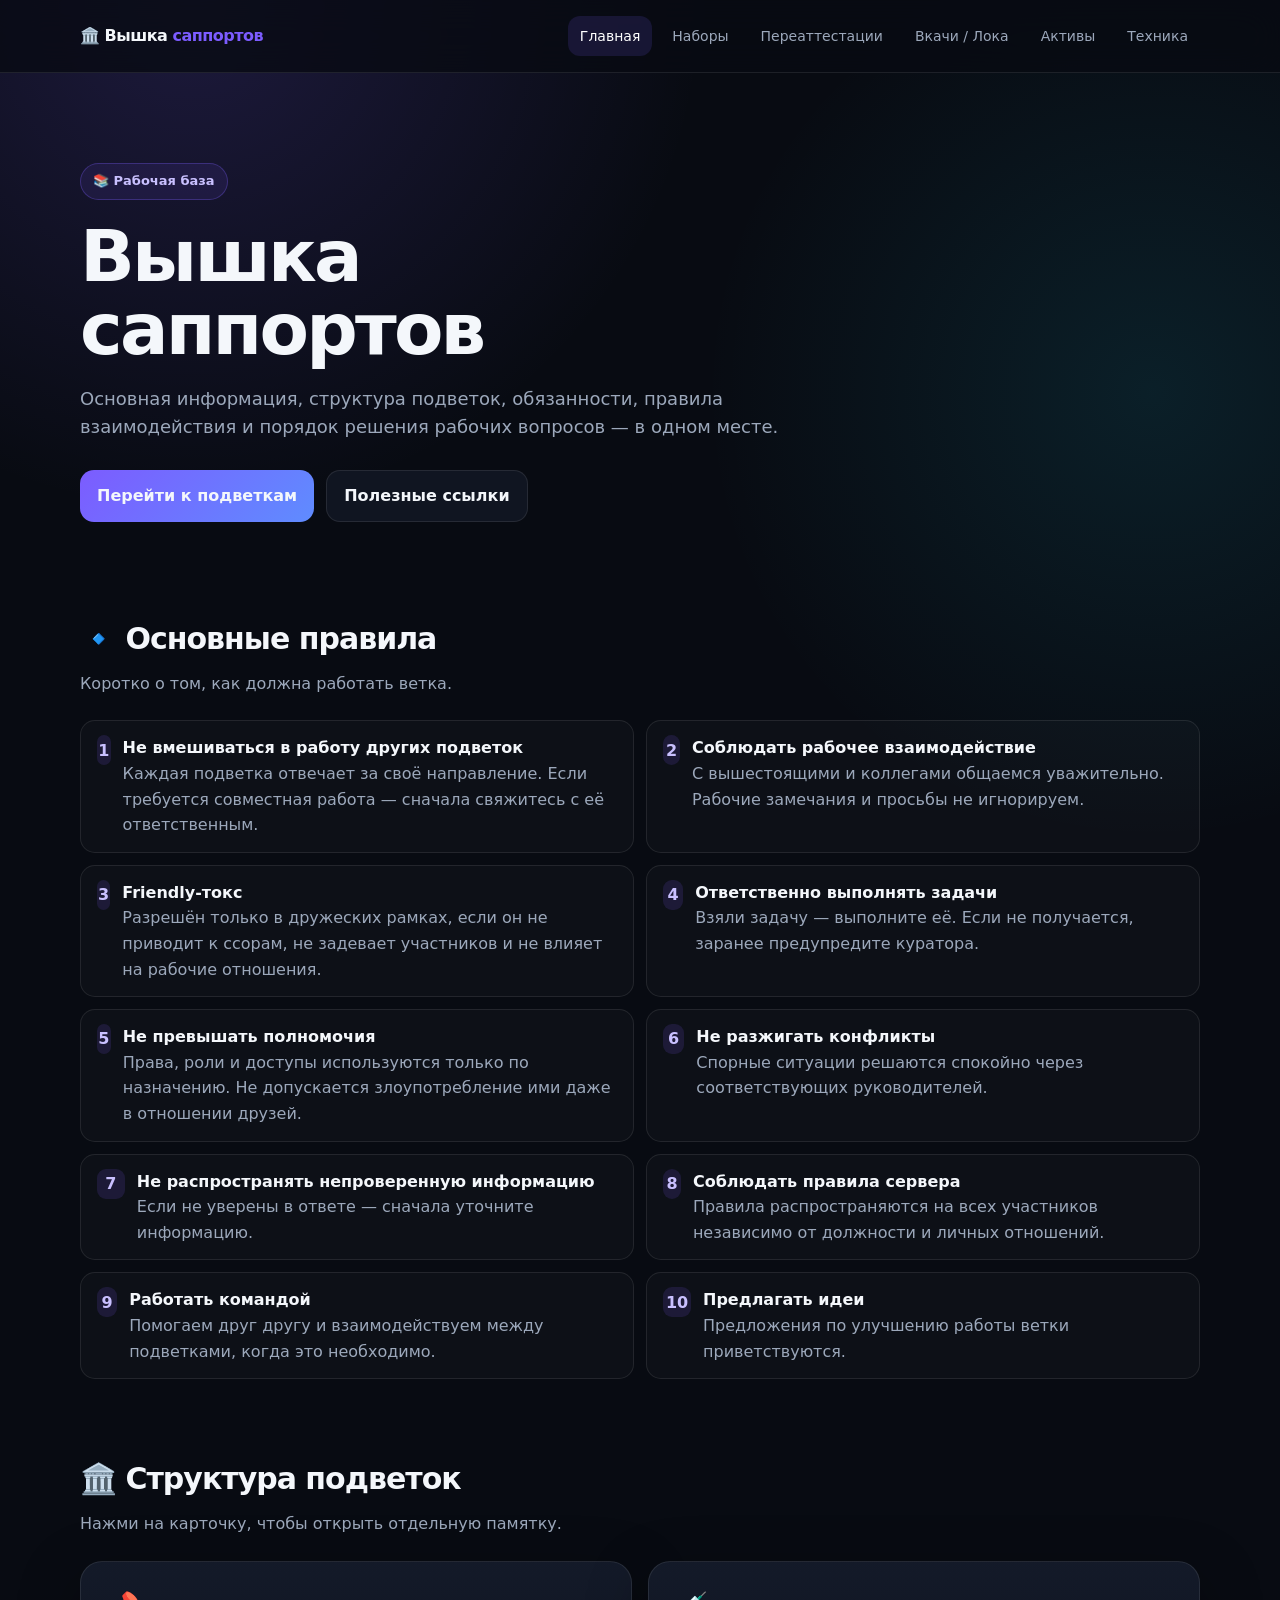
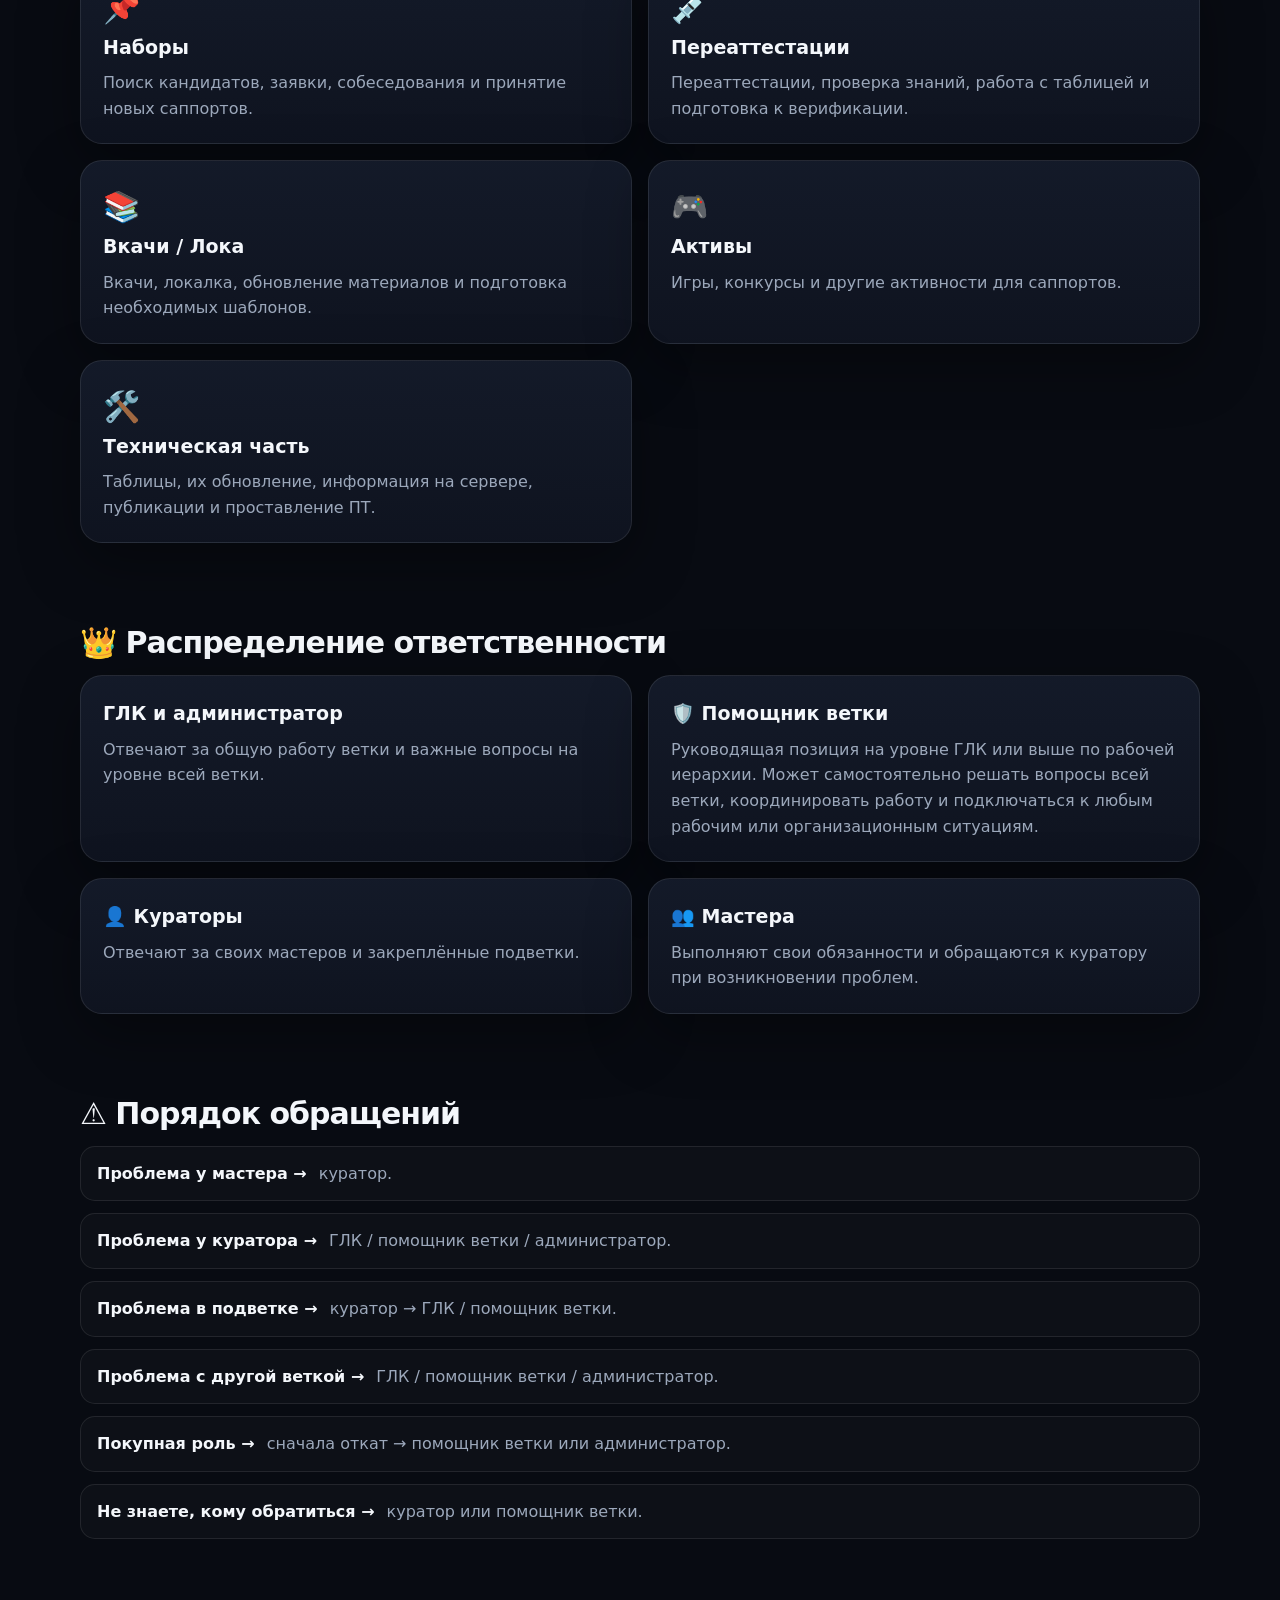
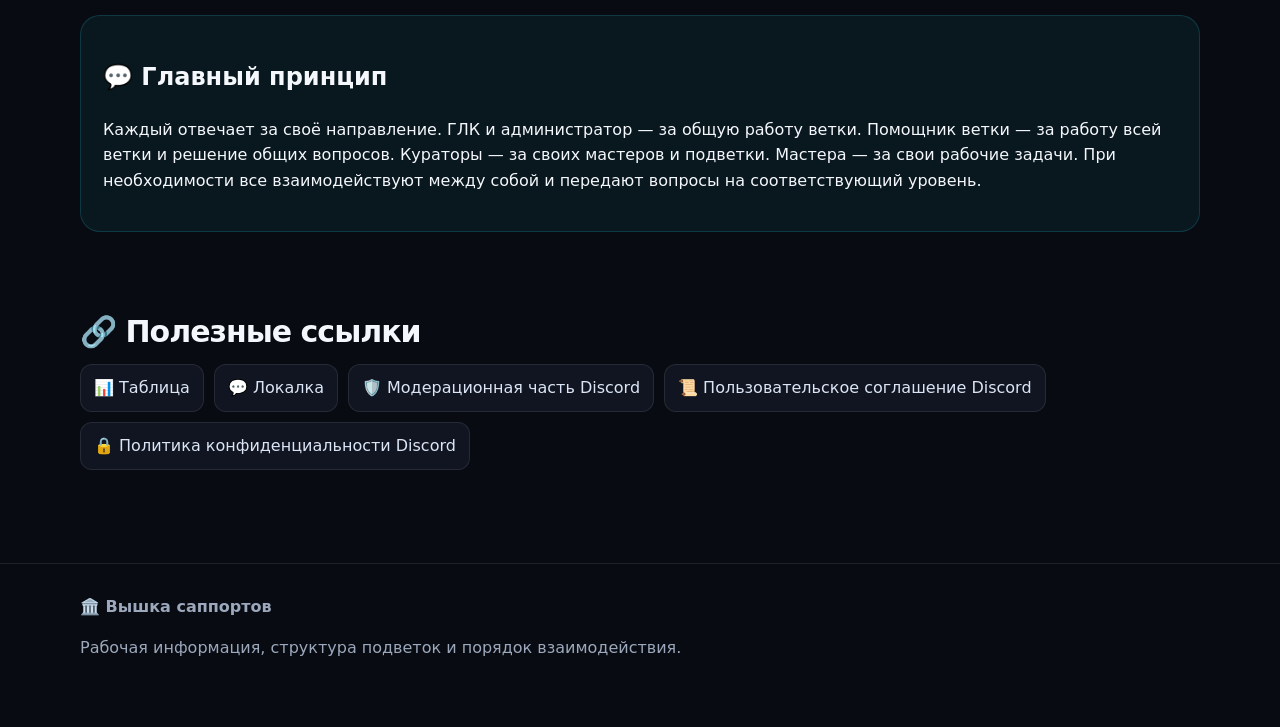
<file: index.html>
<!doctype html><html lang="ru"><head><meta charset="utf-8"><meta name="viewport" content="width=device-width,initial-scale=1">
<title>Главная — Вышка саппортов</title><meta name="description" content="Информация для вышки саппортов">
<link rel="stylesheet" href="style.css"></head><body>
<nav class="nav"><div class="container nav-inner">
<a class="logo" href="index.html">🏛️ Вышка <span>саппортов</span></a>
<div class="nav-links">
<a href="index.html">Главная</a><a href="nabori.html">Наборы</a><a href="reassessment.html">Переаттестации</a>
<a href="vkachi-loka.html">Вкачи / Лока</a><a href="aktivy.html">Активы</a><a href="technical.html">Техника</a>
</div></div></nav>

<main><section class="hero"><div class="container">
<span class="hero-badge">📚 Рабочая база</span>
<h1>Вышка<br>саппортов</h1>
<p>Основная информация, структура подветок, обязанности, правила взаимодействия и порядок решения рабочих вопросов — в одном месте.</p>
<div class="actions"><a class="btn primary" href="#branches">Перейти к подветкам</a><a class="btn" href="#links">Полезные ссылки</a></div>
</div></section>
<section class="section"><div class="container"><h2 class="section-title">🔹 Основные правила</h2><p class="section-sub">Коротко о том, как должна работать ветка.</p>
<div class="rules"><div class="list-item"><div class="number">1</div><div><b>Не вмешиваться в работу других подветок</b><span>Каждая подветка отвечает за своё направление. Если требуется совместная работа — сначала свяжитесь с её ответственным.</span></div></div><div class="list-item"><div class="number">2</div><div><b>Соблюдать рабочее взаимодействие</b><span>С вышестоящими и коллегами общаемся уважительно. Рабочие замечания и просьбы не игнорируем.</span></div></div><div class="list-item"><div class="number">3</div><div><b>Friendly-токс</b><span>Разрешён только в дружеских рамках, если он не приводит к ссорам, не задевает участников и не влияет на рабочие отношения.</span></div></div><div class="list-item"><div class="number">4</div><div><b>Ответственно выполнять задачи</b><span>Взяли задачу — выполните её. Если не получается, заранее предупредите куратора.</span></div></div><div class="list-item"><div class="number">5</div><div><b>Не превышать полномочия</b><span>Права, роли и доступы используются только по назначению. Не допускается злоупотребление ими даже в отношении друзей.</span></div></div><div class="list-item"><div class="number">6</div><div><b>Не разжигать конфликты</b><span>Спорные ситуации решаются спокойно через соответствующих руководителей.</span></div></div><div class="list-item"><div class="number">7</div><div><b>Не распространять непроверенную информацию</b><span>Если не уверены в ответе — сначала уточните информацию.</span></div></div><div class="list-item"><div class="number">8</div><div><b>Соблюдать правила сервера</b><span>Правила распространяются на всех участников независимо от должности и личных отношений.</span></div></div><div class="list-item"><div class="number">9</div><div><b>Работать командой</b><span>Помогаем друг другу и взаимодействуем между подветками, когда это необходимо.</span></div></div><div class="list-item"><div class="number">10</div><div><b>Предлагать идеи</b><span>Предложения по улучшению работы ветки приветствуются.</span></div></div></div></div></section>
<section class="section" id="branches"><div class="container"><h2 class="section-title">🏛️ Структура подветок</h2><p class="section-sub">Нажми на карточку, чтобы открыть отдельную памятку.</p>
<div class="grid"><a class="card" href="nabori.html"><div style="font-size:30px">📌</div><h3>Наборы</h3><p>Поиск кандидатов, заявки, собеседования и принятие новых саппортов.</p></a><a class="card" href="reassessment.html"><div style="font-size:30px">💉</div><h3>Переаттестации</h3><p>Переаттестации, проверка знаний, работа с таблицей и подготовка к верификации.</p></a><a class="card" href="vkachi-loka.html"><div style="font-size:30px">📚</div><h3>Вкачи / Лока</h3><p>Вкачи, локалка, обновление материалов и подготовка необходимых шаблонов.</p></a><a class="card" href="aktivy.html"><div style="font-size:30px">🎮</div><h3>Активы</h3><p>Игры, конкурсы и другие активности для саппортов.</p></a><a class="card" href="technical.html"><div style="font-size:30px">🛠️</div><h3>Техническая часть</h3><p>Таблицы, их обновление, информация на сервере, публикации и проставление ПТ.</p></a></div></div></section>
<section class="section"><div class="container"><h2 class="section-title">👑 Распределение ответственности</h2>
<div class="grid">
<div class="card"><h3>ГЛК и администратор</h3><p>Отвечают за общую работу ветки и важные вопросы на уровне всей ветки.</p></div>
<div class="card"><h3>🛡️ Помощник ветки</h3><p>Руководящая позиция на уровне ГЛК или выше по рабочей иерархии. Может самостоятельно решать вопросы всей ветки, координировать работу и подключаться к любым рабочим или организационным ситуациям.</p></div>
<div class="card"><h3>👤 Кураторы</h3><p>Отвечают за своих мастеров и закреплённые подветки.</p></div>
<div class="card"><h3>👥 Мастера</h3><p>Выполняют свои обязанности и обращаются к куратору при возникновении проблем.</p></div>
</div></div></section>
<section class="section"><div class="container"><h2 class="section-title">⚠️ Порядок обращений</h2>
<div class="list">
<div class="list-item"><b>Проблема у мастера →</b><span>куратор.</span></div>
<div class="list-item"><b>Проблема у куратора →</b><span>ГЛК / помощник ветки / администратор.</span></div>
<div class="list-item"><b>Проблема в подветке →</b><span>куратор → ГЛК / помощник ветки.</span></div>
<div class="list-item"><b>Проблема с другой веткой →</b><span>ГЛК / помощник ветки / администратор.</span></div>
<div class="list-item"><b>Покупная роль →</b><span>сначала откат → помощник ветки или администратор.</span></div>
<div class="list-item"><b>Не знаете, кому обратиться →</b><span>куратор или помощник ветки.</span></div>
</div></div></section>
<section class="section"><div class="container"><div class="callout"><h2>💬 Главный принцип</h2>
<p>Каждый отвечает за своё направление. ГЛК и администратор — за общую работу ветки. Помощник ветки — за работу всей ветки и решение общих вопросов. Кураторы — за своих мастеров и подветки. Мастера — за свои рабочие задачи. При необходимости все взаимодействуют между собой и передают вопросы на соответствующий уровень.</p>
</div></div></section>
<section class="section" id="links"><div class="container"><h2 class="section-title">🔗 Полезные ссылки</h2>
<div class="links">
<a href="https://docs.google.com/spreadsheets/d/1ntANhDF6kEP2feJc0DNZ1eiABgVjffAznt2d-BXD3bs/edit?usp=drivesdk">📊 Таблица</a>
<a href="https://discord.gg/cxSvh3x9ND">💬 Локалка</a>
<a href="https://discord.com/guidelines">🛡️ Модерационная часть Discord</a>
<a href="https://discord.com/terms">📜 Пользовательское соглашение Discord</a>
<a href="https://discord.com/privacy">🔒 Политика конфиденциальности Discord</a>
</div></div></section></main>

<footer><div class="container">
<strong>🏛️ Вышка саппортов</strong><p>Рабочая информация, структура подветок и порядок взаимодействия.</p>
</div></footer><script src="script.js"></script>
</body></html>
</file>
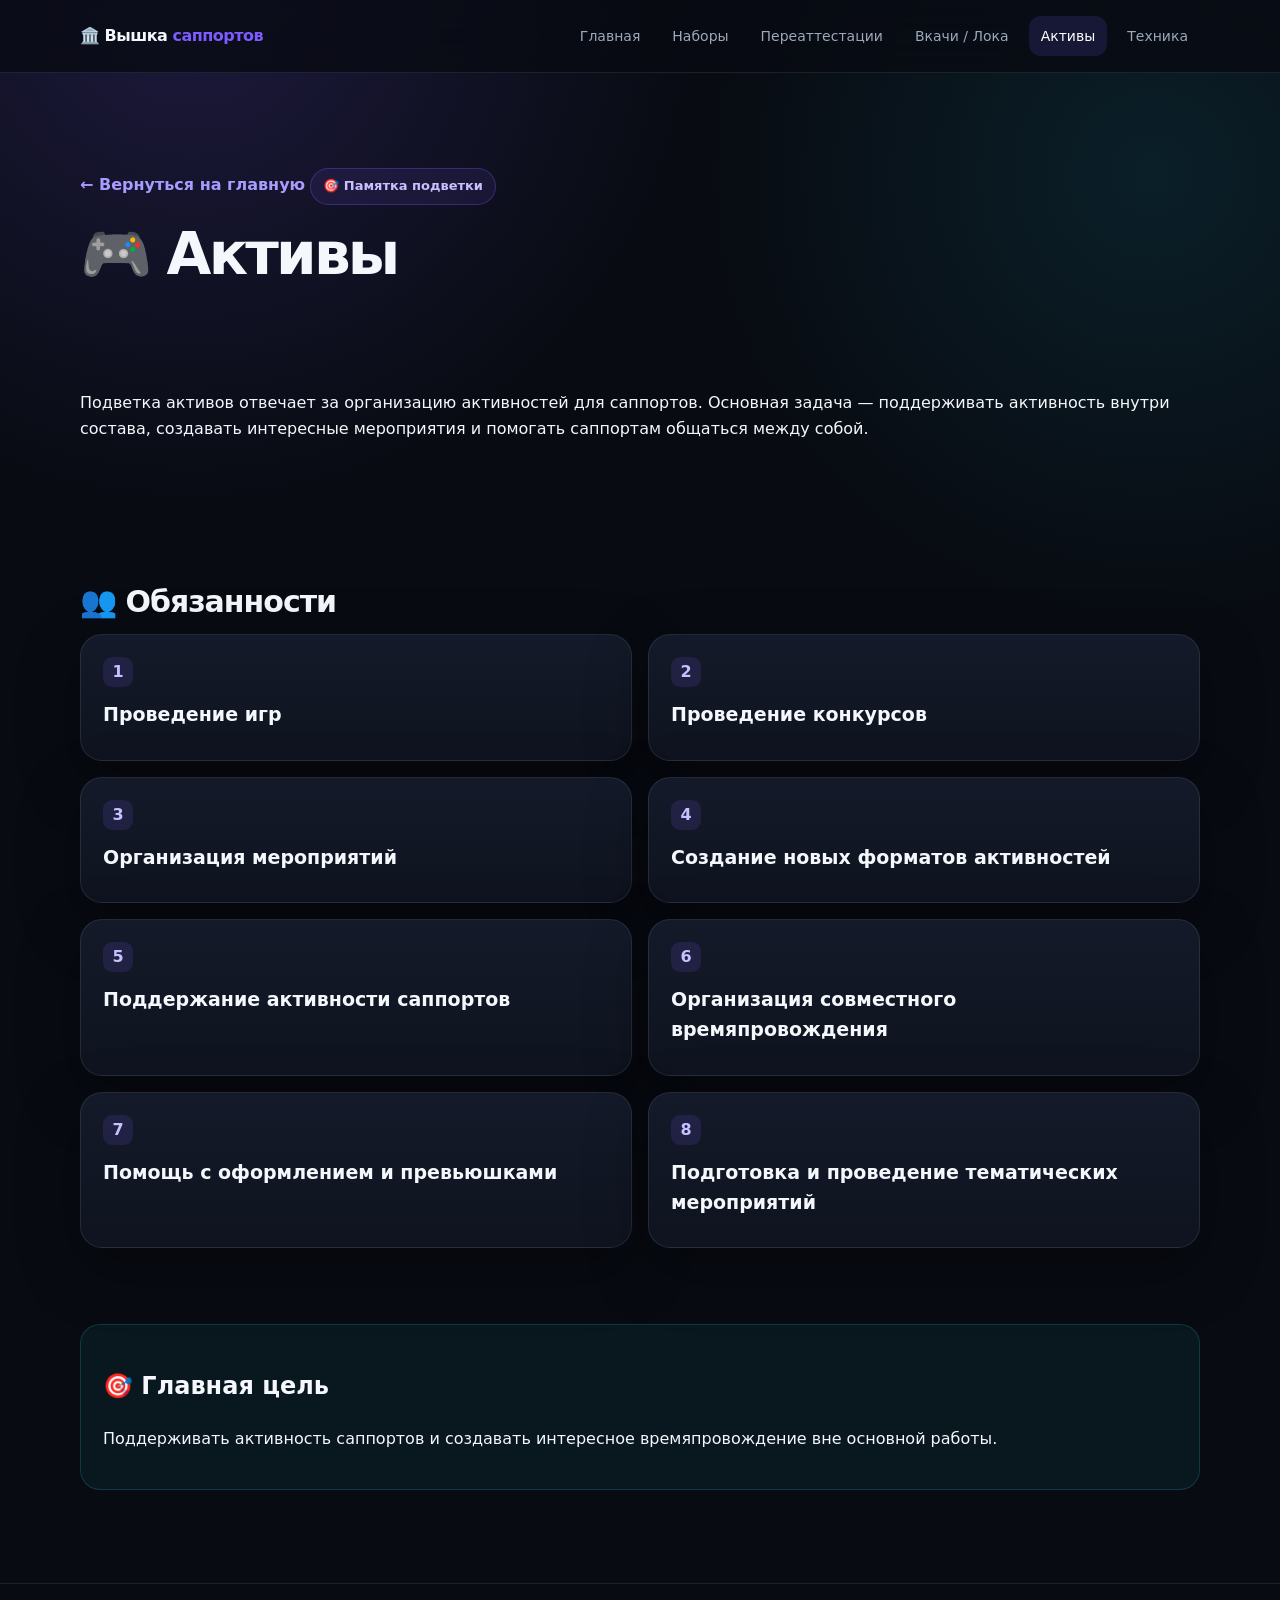
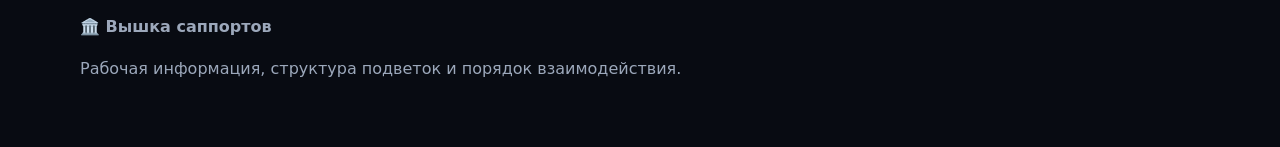
<file: aktivy.html>
<!doctype html><html lang="ru"><head><meta charset="utf-8"><meta name="viewport" content="width=device-width,initial-scale=1">
<title>🎮 Активы — Вышка саппортов</title><meta name="description" content="Информация для вышки саппортов">
<link rel="stylesheet" href="style.css"></head><body>
<nav class="nav"><div class="container nav-inner">
<a class="logo" href="index.html">🏛️ Вышка <span>саппортов</span></a>
<div class="nav-links">
<a href="index.html">Главная</a><a href="nabori.html">Наборы</a><a href="reassessment.html">Переаттестации</a>
<a href="vkachi-loka.html">Вкачи / Лока</a><a href="aktivy.html">Активы</a><a href="technical.html">Техника</a>
</div></div></nav>
<main><section class="page-head"><div class="container"><a class="back" href="index.html">← Вернуться на главную</a>
<span class="hero-badge" style="margin-top:25px">🎯 Памятка подветки</span><h1>🎮 Активы</h1>
<p class="hero p">Подветка активов отвечает за организацию активностей для саппортов. Основная задача — поддерживать активность внутри состава, создавать интересные мероприятия и помогать саппортам общаться между собой.</p></div></section>
<section class="section"><div class="container"><h2 class="section-title">👥 Обязанности</h2><div class="grid">
<div class="card"><div class="number">1</div><h3>Проведение игр</h3></div><div class="card"><div class="number">2</div><h3>Проведение конкурсов</h3></div><div class="card"><div class="number">3</div><h3>Организация мероприятий</h3></div><div class="card"><div class="number">4</div><h3>Создание новых форматов активностей</h3></div><div class="card"><div class="number">5</div><h3>Поддержание активности саппортов</h3></div><div class="card"><div class="number">6</div><h3>Организация совместного времяпровождения</h3></div><div class="card"><div class="number">7</div><h3>Помощь с оформлением и превьюшками</h3></div><div class="card"><div class="number">8</div><h3>Подготовка и проведение тематических мероприятий</h3></div>
</div></div></section>
<section class="section"><div class="container"><div class="callout"><h2>🎯 Главная цель</h2><p>Поддерживать активность саппортов и создавать интересное времяпровождение вне основной работы.</p></div></div></section></main>
<footer><div class="container">
<strong>🏛️ Вышка саппортов</strong><p>Рабочая информация, структура подветок и порядок взаимодействия.</p>
</div></footer><script src="script.js"></script>
</body></html>
</file>
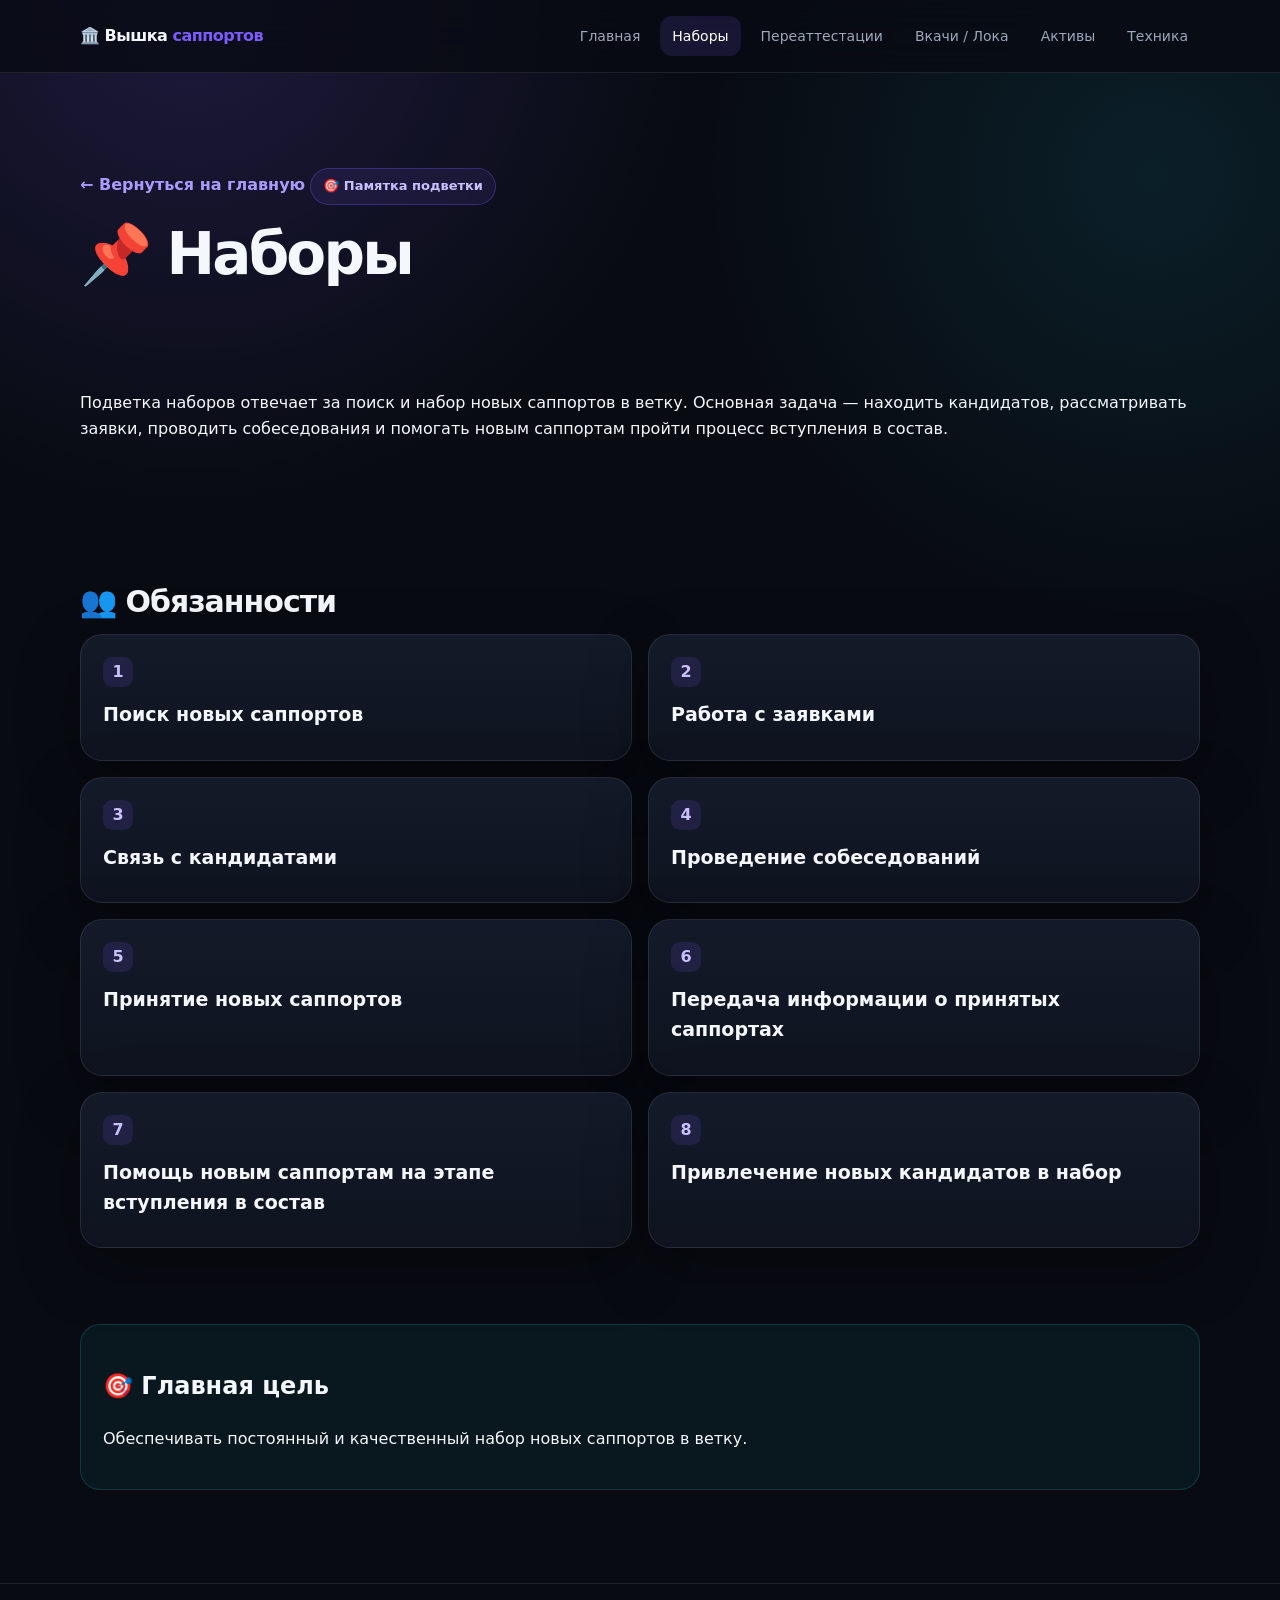
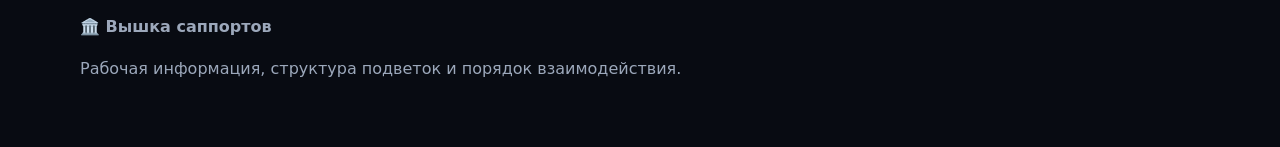
<file: nabori.html>
<!doctype html><html lang="ru"><head><meta charset="utf-8"><meta name="viewport" content="width=device-width,initial-scale=1">
<title>📌 Наборы — Вышка саппортов</title><meta name="description" content="Информация для вышки саппортов">
<link rel="stylesheet" href="style.css"></head><body>
<nav class="nav"><div class="container nav-inner">
<a class="logo" href="index.html">🏛️ Вышка <span>саппортов</span></a>
<div class="nav-links">
<a href="index.html">Главная</a><a href="nabori.html">Наборы</a><a href="reassessment.html">Переаттестации</a>
<a href="vkachi-loka.html">Вкачи / Лока</a><a href="aktivy.html">Активы</a><a href="technical.html">Техника</a>
</div></div></nav>
<main><section class="page-head"><div class="container"><a class="back" href="index.html">← Вернуться на главную</a>
<span class="hero-badge" style="margin-top:25px">🎯 Памятка подветки</span><h1>📌 Наборы</h1>
<p class="hero p">Подветка наборов отвечает за поиск и набор новых саппортов в ветку. Основная задача — находить кандидатов, рассматривать заявки, проводить собеседования и помогать новым саппортам пройти процесс вступления в состав.</p></div></section>
<section class="section"><div class="container"><h2 class="section-title">👥 Обязанности</h2><div class="grid">
<div class="card"><div class="number">1</div><h3>Поиск новых саппортов</h3></div><div class="card"><div class="number">2</div><h3>Работа с заявками</h3></div><div class="card"><div class="number">3</div><h3>Связь с кандидатами</h3></div><div class="card"><div class="number">4</div><h3>Проведение собеседований</h3></div><div class="card"><div class="number">5</div><h3>Принятие новых саппортов</h3></div><div class="card"><div class="number">6</div><h3>Передача информации о принятых саппортах</h3></div><div class="card"><div class="number">7</div><h3>Помощь новым саппортам на этапе вступления в состав</h3></div><div class="card"><div class="number">8</div><h3>Привлечение новых кандидатов в набор</h3></div>
</div></div></section>
<section class="section"><div class="container"><div class="callout"><h2>🎯 Главная цель</h2><p>Обеспечивать постоянный и качественный набор новых саппортов в ветку.</p></div></div></section></main>
<footer><div class="container">
<strong>🏛️ Вышка саппортов</strong><p>Рабочая информация, структура подветок и порядок взаимодействия.</p>
</div></footer><script src="script.js"></script>
</body></html>
</file>
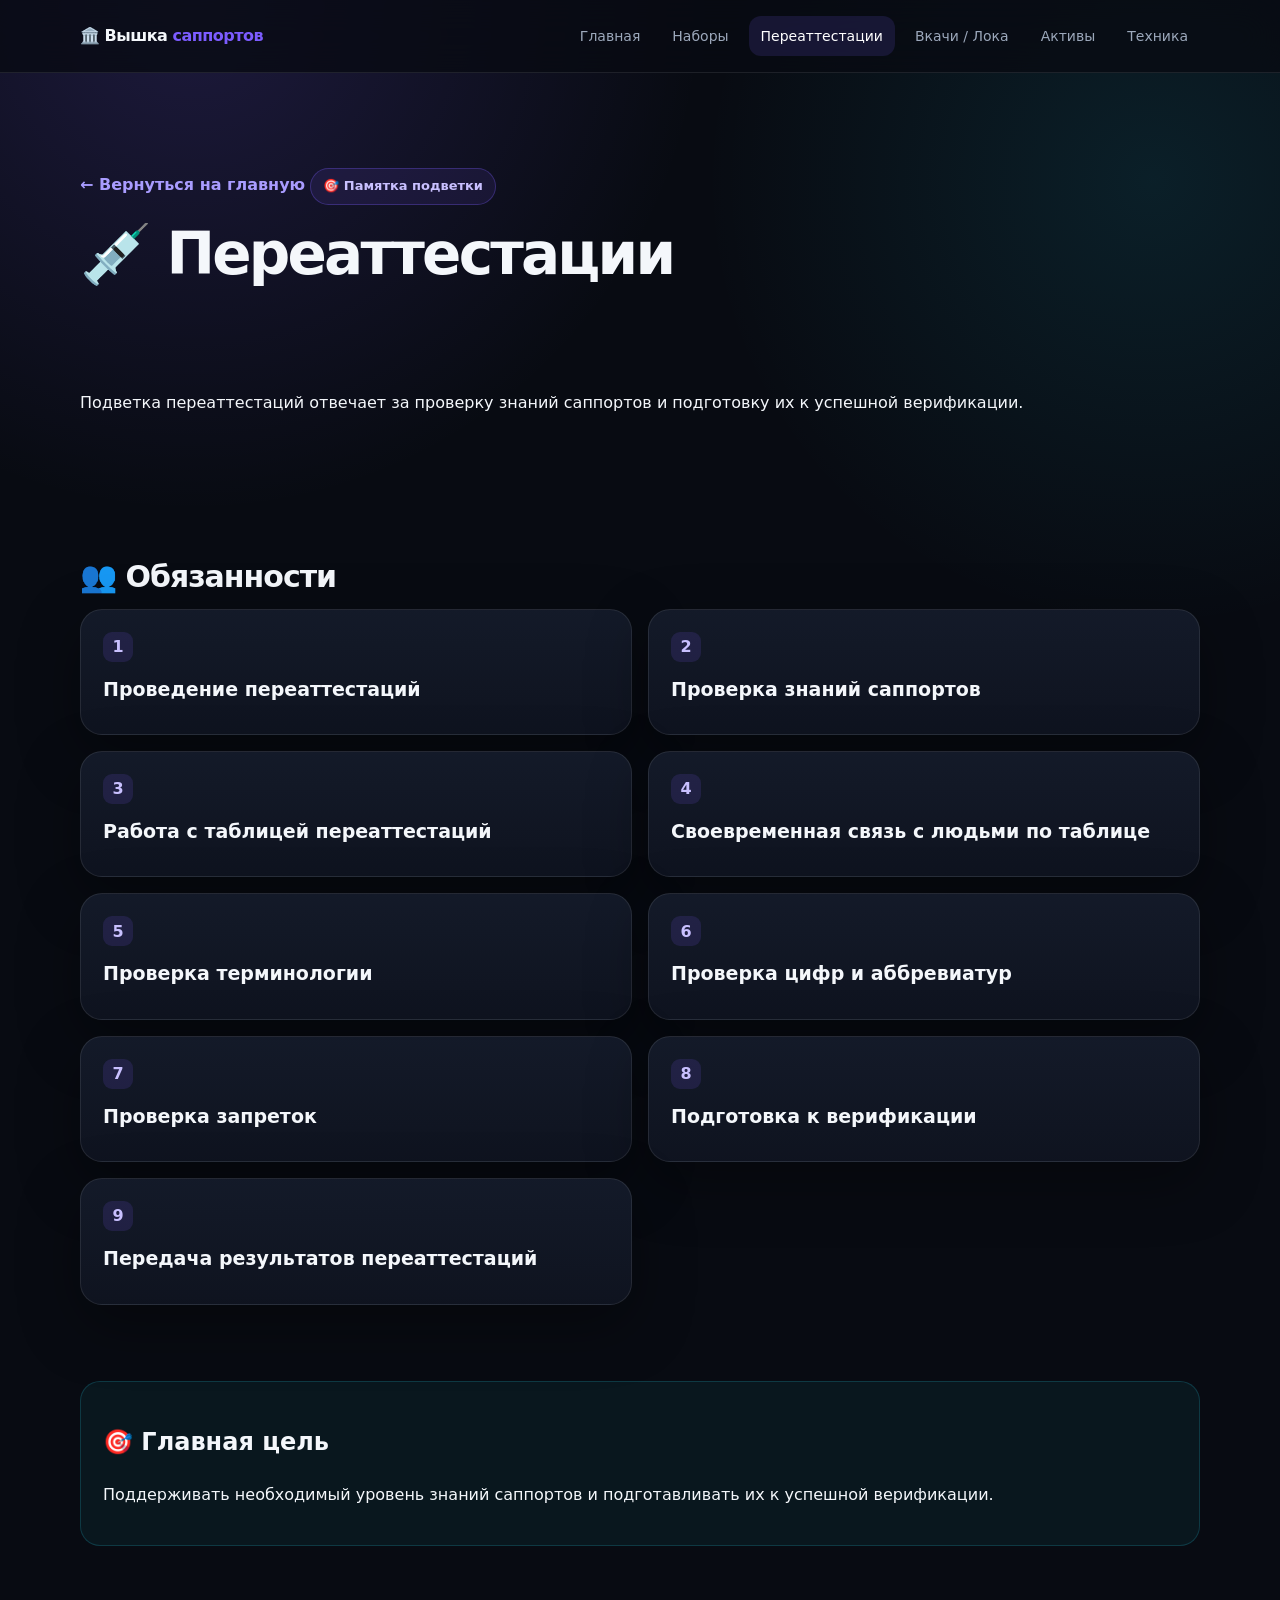
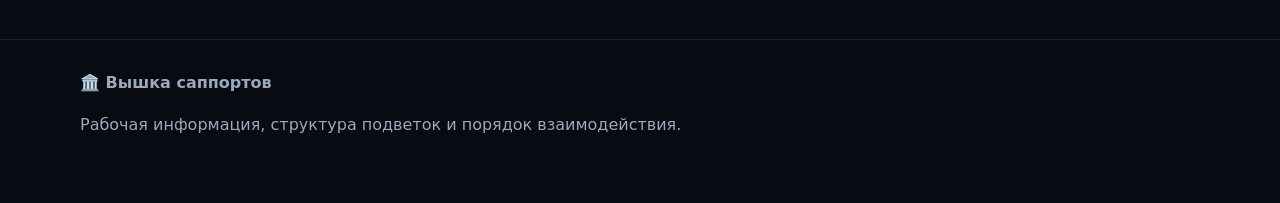
<file: reassessment.html>
<!doctype html><html lang="ru"><head><meta charset="utf-8"><meta name="viewport" content="width=device-width,initial-scale=1">
<title>💉 Переаттестации — Вышка саппортов</title><meta name="description" content="Информация для вышки саппортов">
<link rel="stylesheet" href="style.css"></head><body>
<nav class="nav"><div class="container nav-inner">
<a class="logo" href="index.html">🏛️ Вышка <span>саппортов</span></a>
<div class="nav-links">
<a href="index.html">Главная</a><a href="nabori.html">Наборы</a><a href="reassessment.html">Переаттестации</a>
<a href="vkachi-loka.html">Вкачи / Лока</a><a href="aktivy.html">Активы</a><a href="technical.html">Техника</a>
</div></div></nav>
<main><section class="page-head"><div class="container"><a class="back" href="index.html">← Вернуться на главную</a>
<span class="hero-badge" style="margin-top:25px">🎯 Памятка подветки</span><h1>💉 Переаттестации</h1>
<p class="hero p">Подветка переаттестаций отвечает за проверку знаний саппортов и подготовку их к успешной верификации. </p></div></section>
<section class="section"><div class="container"><h2 class="section-title">👥 Обязанности</h2><div class="grid">
<div class="card"><div class="number">1</div><h3>Проведение переаттестаций</h3></div><div class="card"><div class="number">2</div><h3>Проверка знаний саппортов</h3></div><div class="card"><div class="number">3</div><h3>Работа с таблицей переаттестаций</h3></div><div class="card"><div class="number">4</div><h3>Своевременная связь с людьми по таблице</h3></div><div class="card"><div class="number">5</div><h3>Проверка терминологии</h3></div><div class="card"><div class="number">6</div><h3>Проверка цифр и аббревиатур</h3></div><div class="card"><div class="number">7</div><h3>Проверка запреток</h3></div><div class="card"><div class="number">8</div><h3>Подготовка к верификации</h3></div><div class="card"><div class="number">9</div><h3>Передача результатов переаттестаций</h3></div>
</div></div></section>
<section class="section"><div class="container"><div class="callout"><h2>🎯 Главная цель</h2><p>Поддерживать необходимый уровень знаний саппортов и подготавливать их к успешной верификации.</p></div></div></section></main>
<footer><div class="container">
<strong>🏛️ Вышка саппортов</strong><p>Рабочая информация, структура подветок и порядок взаимодействия.</p>
</div></footer><script src="script.js"></script>
</body></html>
</file>
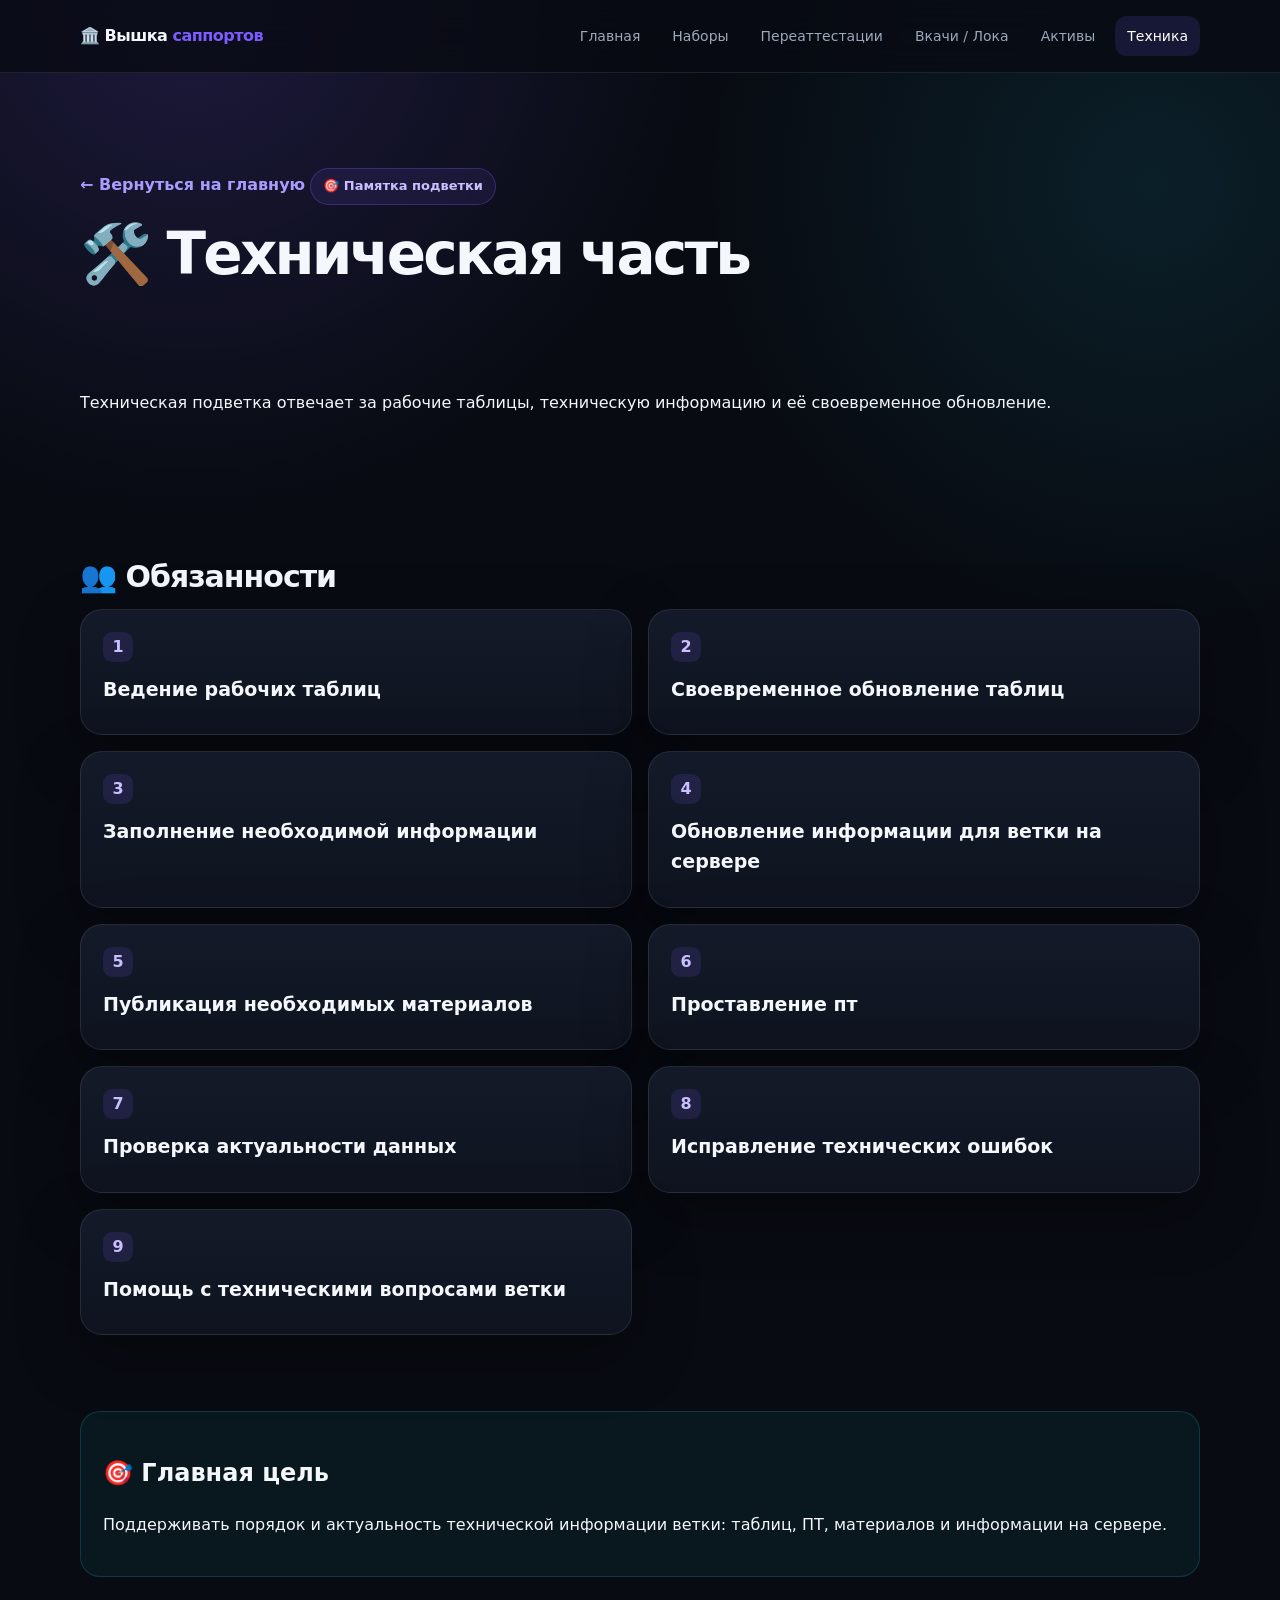
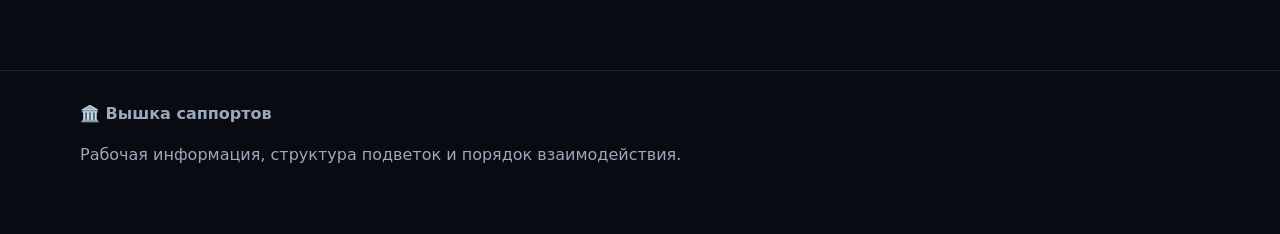
<file: technical.html>
<!doctype html><html lang="ru"><head><meta charset="utf-8"><meta name="viewport" content="width=device-width,initial-scale=1">
<title>🛠️ Техническая часть — Вышка саппортов</title><meta name="description" content="Информация для вышки саппортов">
<link rel="stylesheet" href="style.css"></head><body>
<nav class="nav"><div class="container nav-inner">
<a class="logo" href="index.html">🏛️ Вышка <span>саппортов</span></a>
<div class="nav-links">
<a href="index.html">Главная</a><a href="nabori.html">Наборы</a><a href="reassessment.html">Переаттестации</a>
<a href="vkachi-loka.html">Вкачи / Лока</a><a href="aktivy.html">Активы</a><a href="technical.html">Техника</a>
</div></div></nav>
<main><section class="page-head"><div class="container"><a class="back" href="index.html">← Вернуться на главную</a>
<span class="hero-badge" style="margin-top:25px">🎯 Памятка подветки</span><h1>🛠️ Техническая часть</h1>
<p class="hero p">Техническая подветка отвечает за рабочие таблицы, техническую информацию и её своевременное обновление. </p></div></section>
<section class="section"><div class="container"><h2 class="section-title">👥 Обязанности</h2><div class="grid">
<div class="card"><div class="number">1</div><h3>Ведение рабочих таблиц</h3></div><div class="card"><div class="number">2</div><h3>Своевременное обновление таблиц</h3></div><div class="card"><div class="number">3</div><h3>Заполнение необходимой информации</h3></div><div class="card"><div class="number">4</div><h3>Обновление информации для ветки на сервере</h3></div><div class="card"><div class="number">5</div><h3>Публикация необходимых материалов</h3></div><div class="card"><div class="number">6</div><h3>Проставление пт</h3></div><div class="card"><div class="number">7</div><h3>Проверка актуальности данных</h3></div><div class="card"><div class="number">8</div><h3>Исправление технических ошибок</h3></div><div class="card"><div class="number">9</div><h3>Помощь с техническими вопросами ветки</h3></div>
</div></div></section>
<section class="section"><div class="container"><div class="callout"><h2>🎯 Главная цель</h2><p>Поддерживать порядок и актуальность технической информации ветки: таблиц, ПТ, материалов и информации на сервере.</p></div></div></section></main>
<footer><div class="container">
<strong>🏛️ Вышка саппортов</strong><p>Рабочая информация, структура подветок и порядок взаимодействия.</p>
</div></footer><script src="script.js"></script>
</body></html>
</file>
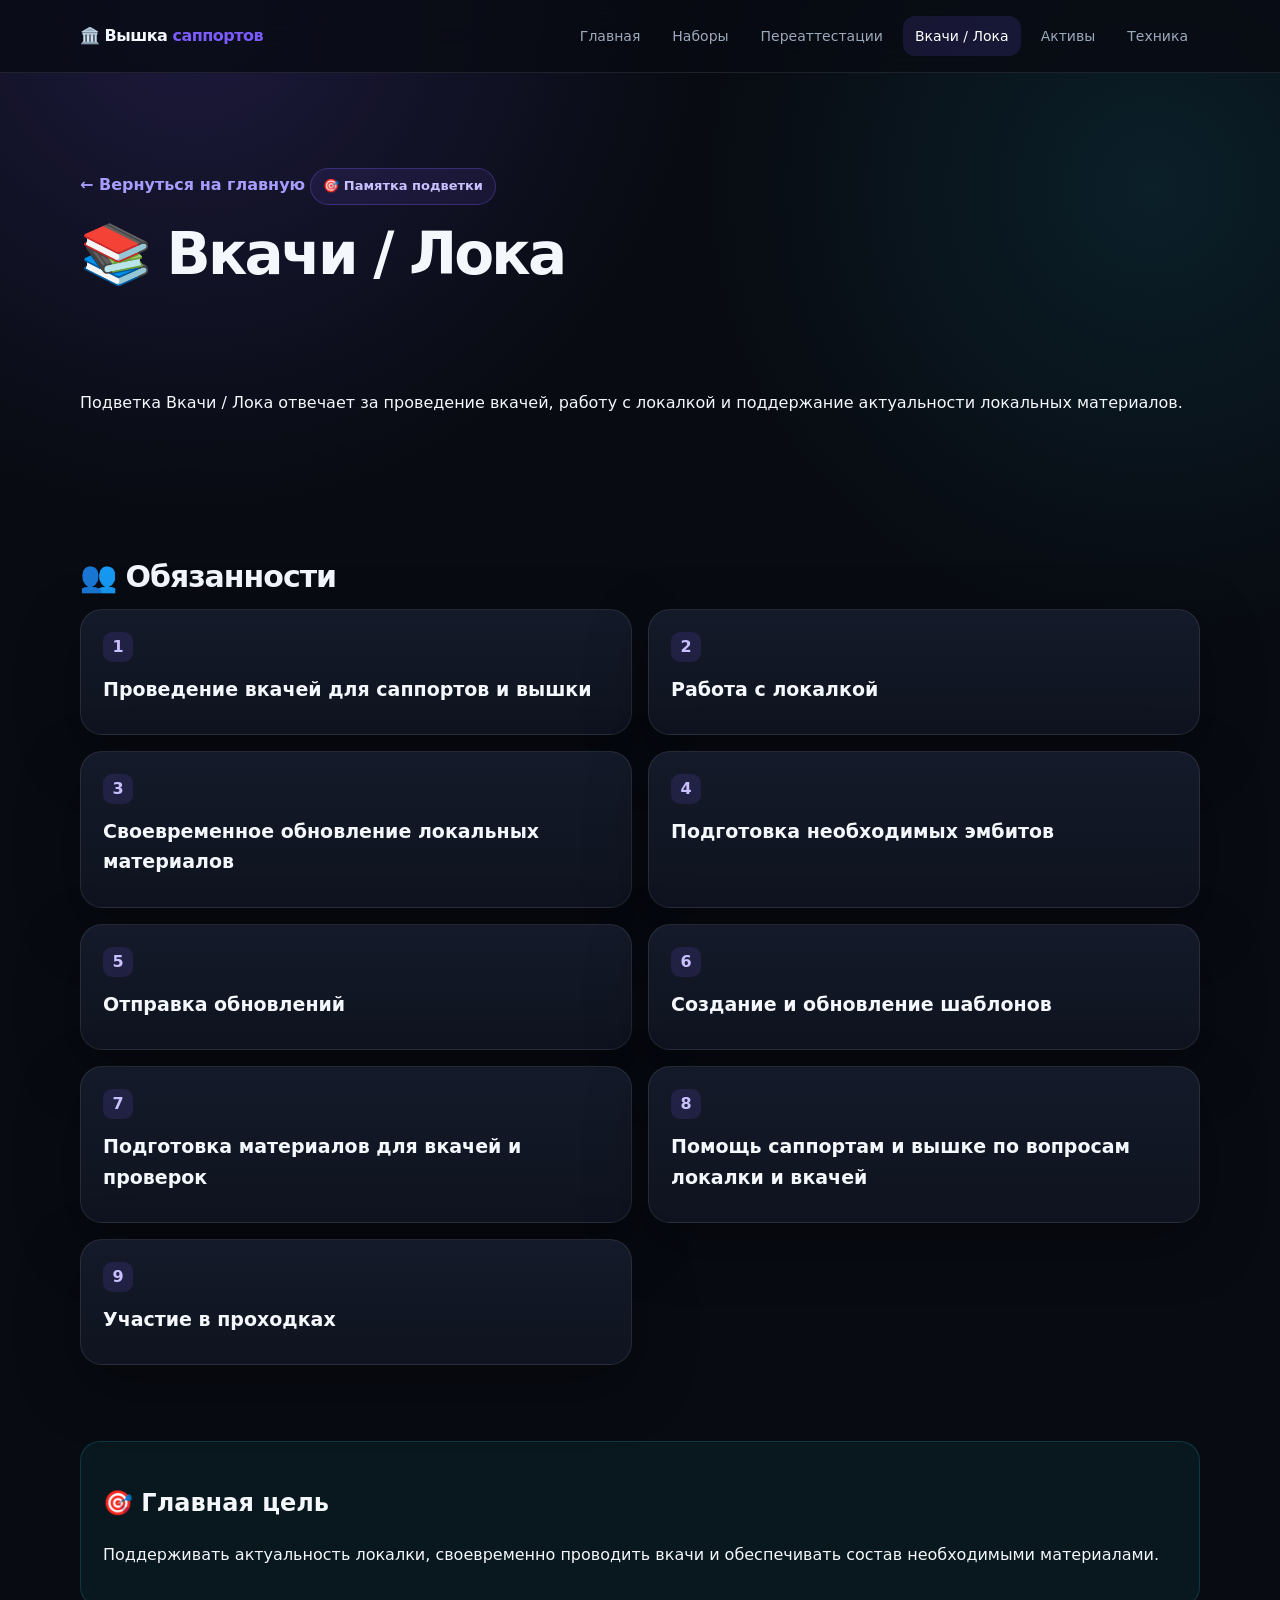
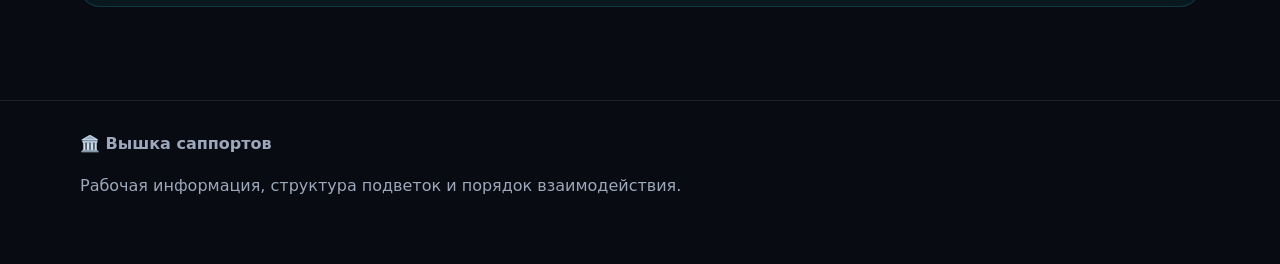
<file: vkachi-loka.html>
<!doctype html><html lang="ru"><head><meta charset="utf-8"><meta name="viewport" content="width=device-width,initial-scale=1">
<title>📚 Вкачи / Лока — Вышка саппортов</title><meta name="description" content="Информация для вышки саппортов">
<link rel="stylesheet" href="style.css"></head><body>
<nav class="nav"><div class="container nav-inner">
<a class="logo" href="index.html">🏛️ Вышка <span>саппортов</span></a>
<div class="nav-links">
<a href="index.html">Главная</a><a href="nabori.html">Наборы</a><a href="reassessment.html">Переаттестации</a>
<a href="vkachi-loka.html">Вкачи / Лока</a><a href="aktivy.html">Активы</a><a href="technical.html">Техника</a>
</div></div></nav>
<main><section class="page-head"><div class="container"><a class="back" href="index.html">← Вернуться на главную</a>
<span class="hero-badge" style="margin-top:25px">🎯 Памятка подветки</span><h1>📚 Вкачи / Лока</h1>
<p class="hero p">Подветка Вкачи / Лока отвечает за проведение вкачей, работу с локалкой и поддержание актуальности локальных материалов. </p></div></section>
<section class="section"><div class="container"><h2 class="section-title">👥 Обязанности</h2><div class="grid">
<div class="card"><div class="number">1</div><h3>Проведение вкачей для саппортов и вышки</h3></div><div class="card"><div class="number">2</div><h3>Работа с локалкой</h3></div><div class="card"><div class="number">3</div><h3>Своевременное обновление локальных материалов</h3></div><div class="card"><div class="number">4</div><h3>Подготовка необходимых эмбитов</h3></div><div class="card"><div class="number">5</div><h3>Отправка обновлений</h3></div><div class="card"><div class="number">6</div><h3>Создание и обновление шаблонов</h3></div><div class="card"><div class="number">7</div><h3>Подготовка материалов для вкачей и проверок</h3></div><div class="card"><div class="number">8</div><h3>Помощь саппортам и вышке по вопросам локалки и вкачей</h3></div><div class="card"><div class="number">9</div><h3>Участие в проходках</h3></div>
</div></div></section>
<section class="section"><div class="container"><div class="callout"><h2>🎯 Главная цель</h2><p>Поддерживать актуальность локалки, своевременно проводить вкачи и обеспечивать состав необходимыми материалами.</p></div></div></section></main>
<footer><div class="container">
<strong>🏛️ Вышка саппортов</strong><p>Рабочая информация, структура подветок и порядок взаимодействия.</p>
</div></footer><script src="script.js"></script>
</body></html>
</file>
<file: style.css>
:root{
  --bg:#080b12; --panel:#101521; --panel2:#151c2b; --text:#f4f7fb; --muted:#9ca8bb;
  --accent:#7c5cff; --accent2:#22d3ee; --border:rgba(255,255,255,.09);
  --shadow:0 20px 60px rgba(0,0,0,.35); --radius:22px;
}
*{box-sizing:border-box}
html{scroll-behavior:smooth}
body{margin:0;font-family:Inter,system-ui,-apple-system,BlinkMacSystemFont,"Segoe UI",sans-serif;background:
radial-gradient(circle at 15% 0%,rgba(124,92,255,.18),transparent 32rem),
radial-gradient(circle at 90% 10%,rgba(34,211,238,.10),transparent 28rem),var(--bg);color:var(--text);line-height:1.6}
a{color:inherit;text-decoration:none}
.container{width:min(1120px,calc(100% - 32px));margin:auto}
.nav{position:sticky;top:0;z-index:10;background:rgba(8,11,18,.78);backdrop-filter:blur(18px);border-bottom:1px solid var(--border)}
.nav-inner{min-height:72px;display:flex;align-items:center;justify-content:space-between;gap:20px}
.logo{font-weight:900;letter-spacing:-.5px}.logo span{color:var(--accent)}
.nav-links{display:flex;gap:8px;flex-wrap:wrap}
.nav-links a{padding:9px 12px;border-radius:12px;color:var(--muted);font-size:14px}
.nav-links a:hover,.nav-links a.active{background:rgba(124,92,255,.14);color:#fff}
.hero{padding:90px 0 55px}
.hero-badge,.tag{display:inline-flex;align-items:center;gap:8px;padding:7px 12px;border:1px solid rgba(124,92,255,.3);background:rgba(124,92,255,.1);border-radius:999px;color:#c9c0ff;font-size:13px;font-weight:700}
h1{font-size:clamp(38px,7vw,72px);line-height:1.02;letter-spacing:-2.8px;margin:20px 0 18px;max-width:850px}
.hero p{max-width:720px;color:var(--muted);font-size:18px}
.actions{display:flex;gap:12px;flex-wrap:wrap;margin-top:28px}
.btn{display:inline-flex;justify-content:center;align-items:center;padding:12px 17px;border-radius:14px;border:1px solid var(--border);background:var(--panel);font-weight:800}
.btn.primary{background:linear-gradient(135deg,var(--accent),#5f8cff);border:0}
.btn:hover{transform:translateY(-1px)}
.section{padding:38px 0}
.section-title{font-size:30px;margin:0 0 8px;letter-spacing:-1px}.section-sub{color:var(--muted);margin:0 0 24px}
.grid{display:grid;grid-template-columns:repeat(2,minmax(0,1fr));gap:16px}
.grid.five{grid-template-columns:repeat(5,minmax(0,1fr))}
.card{background:linear-gradient(180deg,rgba(21,28,43,.92),rgba(16,21,33,.92));border:1px solid var(--border);border-radius:var(--radius);padding:22px;box-shadow:var(--shadow)}
.card:hover{border-color:rgba(124,92,255,.35)}
.card h3{margin:0 0 8px;font-size:19px}.card p{margin:0;color:var(--muted)}
.number{display:inline-grid;place-items:center;width:30px;height:30px;border-radius:9px;background:rgba(124,92,255,.14);color:#c9c0ff;font-weight:900;margin-bottom:12px}
.list{display:grid;gap:12px}.list-item{display:flex;gap:12px;align-items:flex-start;padding:14px 16px;border:1px solid var(--border);border-radius:15px;background:rgba(255,255,255,.025)}
.list-item b{display:block}.list-item span{color:var(--muted)}
.rules{display:grid;grid-template-columns:repeat(2,minmax(0,1fr));gap:12px}
.callout{border:1px solid rgba(34,211,238,.18);background:rgba(34,211,238,.06);border-radius:20px;padding:22px}
footer{margin-top:55px;padding:30px 0 50px;border-top:1px solid var(--border);color:var(--muted)}
.links{display:flex;flex-wrap:wrap;gap:10px}.links a{padding:10px 13px;border:1px solid var(--border);border-radius:12px;background:var(--panel);color:#dce5f5}
.page-head{padding:70px 0 28px}.page-head h1{font-size:clamp(38px,6vw,58px);margin-bottom:10px}
.back{color:#a99cff;font-weight:800}.purpose{margin-top:24px}
@media(max-width:900px){.grid.five{grid-template-columns:repeat(2,minmax(0,1fr))}}
@media(max-width:700px){
 .container{width:min(100% - 22px,1120px)} .nav-inner{align-items:flex-start;padding:13px 0;flex-direction:column}
 .nav-links{width:100%;overflow:auto;flex-wrap:nowrap;padding-bottom:2px}.nav-links a{white-space:nowrap}
 .hero{padding:55px 0 30px} h1{letter-spacing:-1.8px}.hero p{font-size:16px}
 .grid,.rules,.grid.five{grid-template-columns:1fr}.section{padding:25px 0}
}
</file>
